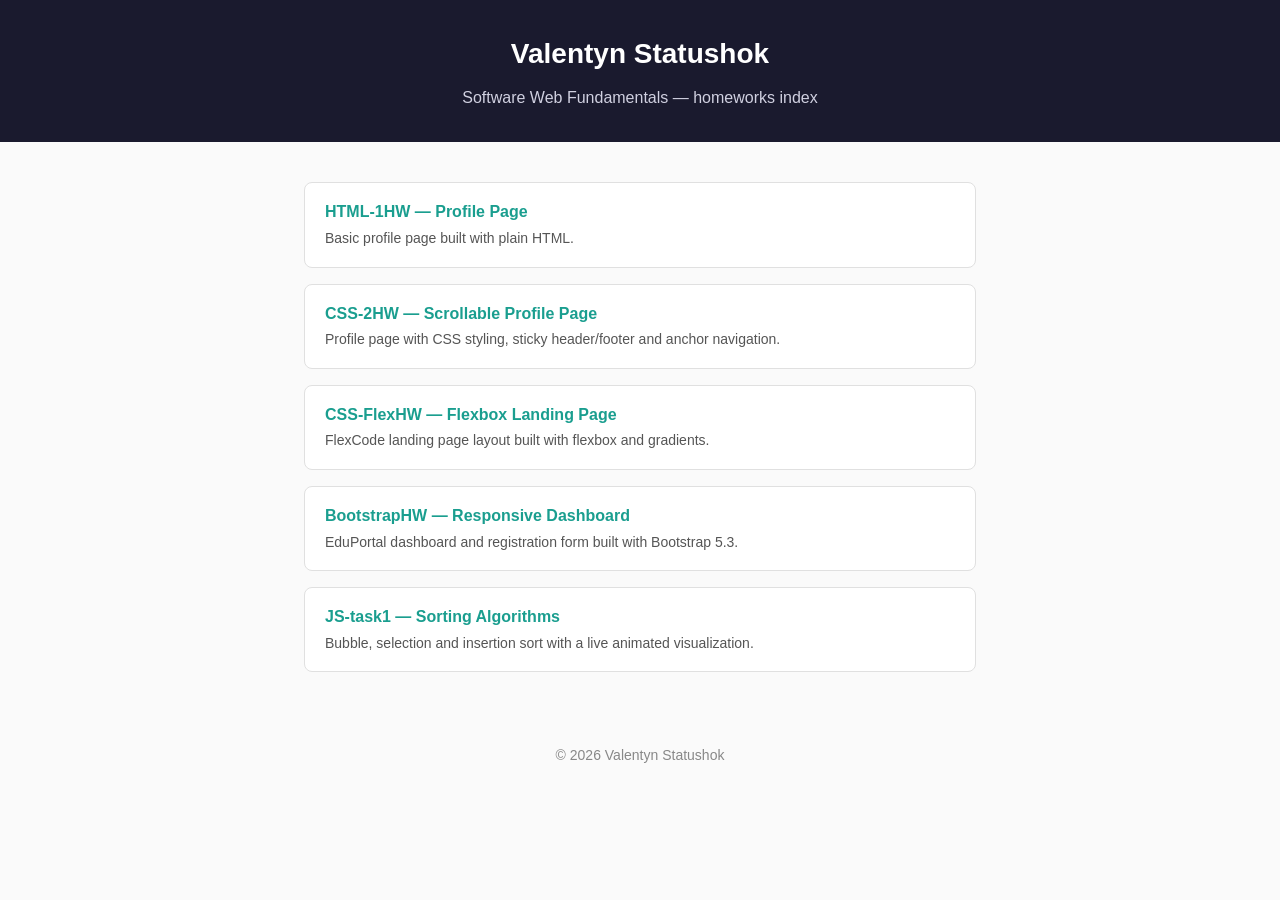
<file: index.html>
<!DOCTYPE html>
<html lang="en">
<head>
    <meta charset="UTF-8">
    <meta name="viewport" content="width=device-width, initial-scale=1.0">
    <title>Valentyn Statushok | Homeworks</title>
    <style>
        * {
            box-sizing: border-box;
            margin: 0;
            padding: 0;
        }

        body {
            font-family: "Segoe UI", Arial, sans-serif;
            background-color: #fafafa;
            color: #2b2b2b;
            line-height: 1.6;
        }

        header {
            background-color: #1a1a2e;
            color: #ffffff;
            padding: 32px 24px;
            text-align: center;
        }

        header h1 {
            font-size: 28px;
        }

        header p {
            color: #d0d0e0;
            margin-top: 8px;
        }

        main {
            max-width: 720px;
            margin: 0 auto;
            padding: 40px 24px;
        }

        .hw-list {
            list-style: none;
        }

        .hw-list__item {
            margin-bottom: 16px;
        }

        .hw-list__link {
            display: block;
            padding: 16px 20px;
            background-color: #ffffff;
            border: 1px solid #e0e0e0;
            border-radius: 8px;
            text-decoration: none;
            color: #2b2b2b;
            transition: border-color 0.2s ease, background-color 0.2s ease;
        }

        .hw-list__link:hover,
        .hw-list__link:focus {
            border-color: #2dd4a8;
            background-color: #f0faf9;
        }

        .hw-list__title {
            font-weight: 700;
            color: #1a9e8f;
        }

        .hw-list__desc {
            font-size: 14px;
            color: #555555;
        }

        footer {
            text-align: center;
            padding: 16px 24px;
            color: #888888;
            font-size: 14px;
        }
    </style>
</head>
<body>

    <header>
        <h1>Valentyn Statushok</h1>
        <p>Software Web Fundamentals &mdash; homeworks index</p>
    </header>

    <main>
        <ul class="hw-list">
            <li class="hw-list__item">
                <a class="hw-list__link" href="profile/index.html">
                    <span class="hw-list__title">HTML-1HW &mdash; Profile Page</span><br>
                    <span class="hw-list__desc">Basic profile page built with plain HTML.</span>
                </a>
            </li>
            <li class="hw-list__item">
                <a class="hw-list__link" href="CSS-2HW/index.html">
                    <span class="hw-list__title">CSS-2HW &mdash; Scrollable Profile Page</span><br>
                    <span class="hw-list__desc">Profile page with CSS styling, sticky header/footer and anchor navigation.</span>
                </a>
            </li>
            <li class="hw-list__item">
                <a class="hw-list__link" href="CSS-FlexHW/index.html">
                    <span class="hw-list__title">CSS-FlexHW &mdash; Flexbox Landing Page</span><br>
                    <span class="hw-list__desc">FlexCode landing page layout built with flexbox and gradients.</span>
                </a>
            </li>
            <li class="hw-list__item">
                <a class="hw-list__link" href="BootstrapHW/index.html">
                    <span class="hw-list__title">BootstrapHW &mdash; Responsive Dashboard</span><br>
                    <span class="hw-list__desc">EduPortal dashboard and registration form built with Bootstrap 5.3.</span>
                </a>
            </li>
            <li class="hw-list__item">
                <a class="hw-list__link" href="JS-task1/index.html">
                    <span class="hw-list__title">JS-task1 &mdash; Sorting Algorithms</span><br>
                    <span class="hw-list__desc">Bubble, selection and insertion sort with a live animated visualization.</span>
                </a>
            </li>
        </ul>
    </main>

    <footer>
        &copy; 2026 Valentyn Statushok
    </footer>

</body>
</html>
</file>
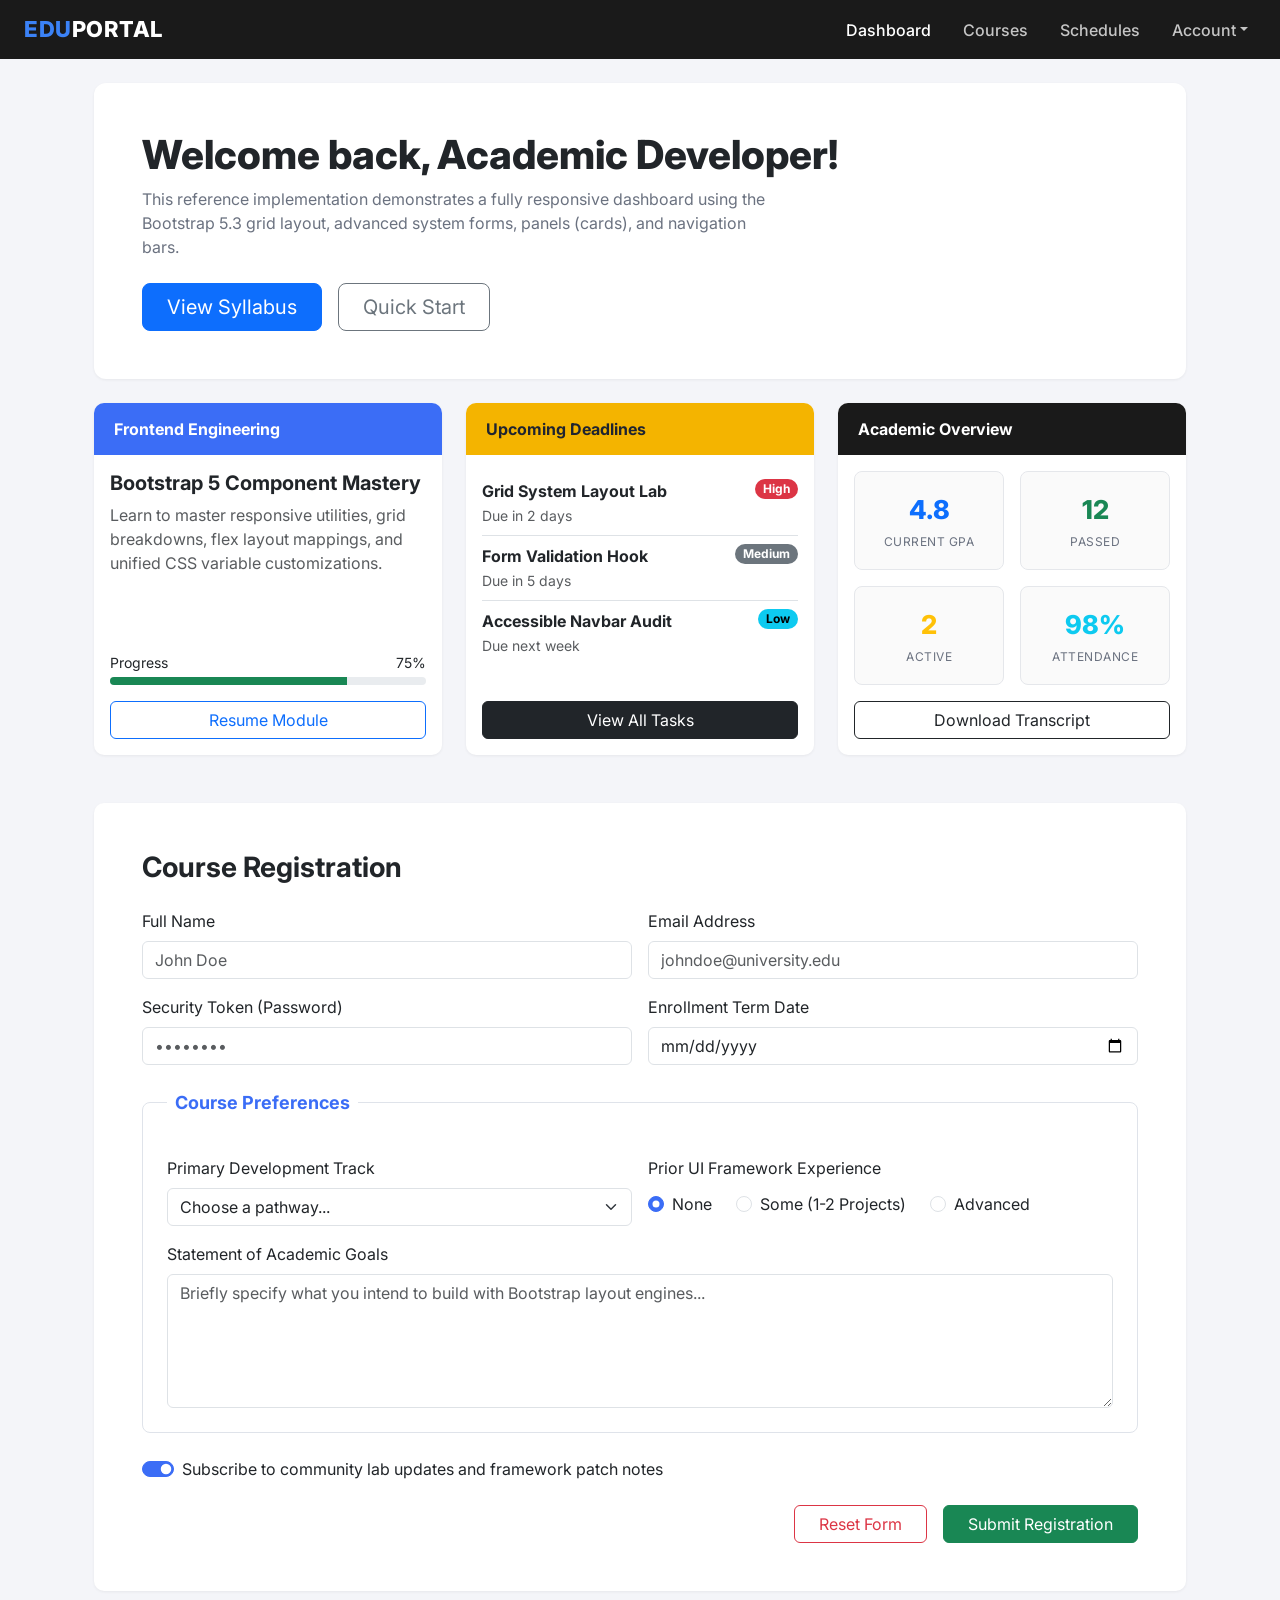
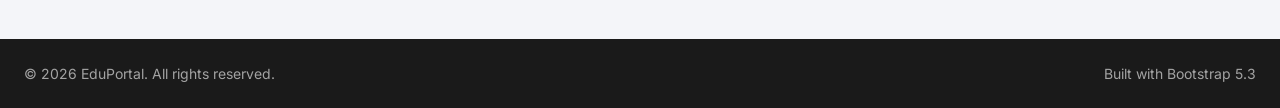
<file: BootstrapHW/index.html>
<!DOCTYPE html>
<html lang="en">
<head>
    <meta charset="UTF-8">
    <meta name="viewport" content="width=device-width, initial-scale=1.0">
    <title>EduPortal | Dashboard</title>

    <link rel="preconnect" href="https://fonts.googleapis.com">
    <link href="https://fonts.googleapis.com/css2?family=Inter:wght@400;500;600;700;800&display=swap" rel="stylesheet">

    <link href="https://cdn.jsdelivr.net/npm/bootstrap@5.3.3/dist/css/bootstrap.min.css" rel="stylesheet">
    <link rel="stylesheet" href="static/css/style.css">
</head>
<body>

    <nav class="navbar navbar-expand-lg navbar-dark eduportal-navbar sticky-top">
        <div class="container-fluid px-4">
            <a class="navbar-brand eduportal-brand" href="#">EDU<span class="eduportal-brand__accent">PORTAL</span></a>
            <button class="navbar-toggler" type="button" data-bs-toggle="collapse" data-bs-target="#mainNav"
                    aria-controls="mainNav" aria-expanded="false" aria-label="Toggle navigation">
                <span class="navbar-toggler-icon"></span>
            </button>
            <div class="collapse navbar-collapse" id="mainNav">
                <ul class="navbar-nav ms-auto align-items-lg-center gap-lg-3">
                    <li class="nav-item"><a class="nav-link active" href="#">Dashboard</a></li>
                    <li class="nav-item"><a class="nav-link" href="#">Courses</a></li>
                    <li class="nav-item"><a class="nav-link" href="#">Schedules</a></li>
                    <li class="nav-item dropdown">
                        <a class="nav-link dropdown-toggle" href="#" id="accountDropdown" role="button"
                           data-bs-toggle="dropdown" aria-expanded="false">Account</a>
                        <ul class="dropdown-menu dropdown-menu-end" aria-labelledby="accountDropdown">
                            <li><a class="dropdown-item" href="#">Profile</a></li>
                            <li><a class="dropdown-item" href="#">Settings</a></li>
                            <li><hr class="dropdown-divider"></li>
                            <li><a class="dropdown-item" href="#">Log Out</a></li>
                        </ul>
                    </li>
                </ul>
            </div>
        </div>
    </nav>

    <main class="eduportal-container px-4">

        <section class="eduportal-hero my-4 p-4 p-md-5">
            <h1 class="eduportal-hero__title">Welcome back, Academic Developer!</h1>
            <p class="eduportal-hero__text">
                This reference implementation demonstrates a fully responsive dashboard using the
                Bootstrap 5.3 grid layout, advanced system forms, panels (cards), and navigation bars.
            </p>
            <div class="d-flex flex-wrap gap-3 mt-4">
                <a href="#registration" class="btn btn-primary btn-lg px-4">View Syllabus</a>
                <a href="#registration" class="btn btn-outline-secondary btn-lg px-4">Quick Start</a>
            </div>
        </section>

        <section class="row g-4 mb-5">

            <div class="col-12 col-md-6 col-lg-4">
                <div class="card eduportal-card h-100">
                    <div class="card-header eduportal-card__header eduportal-card__header--primary">
                        Frontend Engineering
                    </div>
                    <div class="card-body d-flex flex-column">
                        <h5 class="card-title fw-bold">Bootstrap 5 Component Mastery</h5>
                        <p class="card-text text-muted">
                            Learn to master responsive utilities, grid breakdowns, flex layout
                            mappings, and unified CSS variable customizations.
                        </p>
                        <div class="mt-auto">
                            <div class="d-flex justify-content-between small mb-1">
                                <span>Progress</span>
                                <span>75%</span>
                            </div>
                            <div class="progress mb-3" role="progressbar" aria-label="Module progress"
                                 aria-valuenow="75" aria-valuemin="0" aria-valuemax="100" style="height: 8px;">
                                <div class="progress-bar bg-success" style="width: 75%;"></div>
                            </div>
                            <a href="#" class="btn btn-outline-primary w-100">Resume Module</a>
                        </div>
                    </div>
                </div>
            </div>

            <div class="col-12 col-md-6 col-lg-4">
                <div class="card eduportal-card h-100">
                    <div class="card-header eduportal-card__header eduportal-card__header--warning">
                        Upcoming Deadlines
                    </div>
                    <div class="card-body d-flex flex-column">
                        <ul class="list-unstyled flex-grow-1">
                            <li class="d-flex justify-content-between align-items-start py-2 border-bottom">
                                <div>
                                    <p class="fw-bold mb-0">Grid System Layout Lab</p>
                                    <small class="text-muted">Due in 2 days</small>
                                </div>
                                <span class="badge rounded-pill text-bg-danger">High</span>
                            </li>
                            <li class="d-flex justify-content-between align-items-start py-2 border-bottom">
                                <div>
                                    <p class="fw-bold mb-0">Form Validation Hook</p>
                                    <small class="text-muted">Due in 5 days</small>
                                </div>
                                <span class="badge rounded-pill text-bg-secondary">Medium</span>
                            </li>
                            <li class="d-flex justify-content-between align-items-start py-2">
                                <div>
                                    <p class="fw-bold mb-0">Accessible Navbar Audit</p>
                                    <small class="text-muted">Due next week</small>
                                </div>
                                <span class="badge rounded-pill text-bg-info">Low</span>
                            </li>
                        </ul>
                        <a href="#" class="btn btn-dark w-100 mt-3">View All Tasks</a>
                    </div>
                </div>
            </div>

            <div class="col-12 col-lg-4">
                <div class="card eduportal-card h-100">
                    <div class="card-header eduportal-card__header eduportal-card__header--dark">
                        Academic Overview
                    </div>
                    <div class="card-body d-flex flex-column">
                        <div class="row g-3 flex-grow-1">
                            <div class="col-6">
                                <div class="eduportal-stat">
                                    <div class="eduportal-stat__value text-primary">4.8</div>
                                    <div class="eduportal-stat__label">Current GPA</div>
                                </div>
                            </div>
                            <div class="col-6">
                                <div class="eduportal-stat">
                                    <div class="eduportal-stat__value text-success">12</div>
                                    <div class="eduportal-stat__label">Passed</div>
                                </div>
                            </div>
                            <div class="col-6">
                                <div class="eduportal-stat">
                                    <div class="eduportal-stat__value text-warning">2</div>
                                    <div class="eduportal-stat__label">Active</div>
                                </div>
                            </div>
                            <div class="col-6">
                                <div class="eduportal-stat">
                                    <div class="eduportal-stat__value text-info">98%</div>
                                    <div class="eduportal-stat__label">Attendance</div>
                                </div>
                            </div>
                        </div>
                        <a href="#" class="btn btn-outline-dark w-100 mt-3">Download Transcript</a>
                    </div>
                </div>
            </div>

        </section>

        <section id="registration" class="mb-5">
            <div class="card eduportal-card">
                <div class="card-body p-4 p-md-5">
                    <h3 class="fw-bold mb-4">Course Registration</h3>

                    <form novalidate>
                        <div class="row g-3 mb-4">
                            <div class="col-12 col-md-6">
                                <label for="fullName" class="form-label">Full Name</label>
                                <input type="text" class="form-control" id="fullName" placeholder="John Doe">
                            </div>
                            <div class="col-12 col-md-6">
                                <label for="email" class="form-label">Email Address</label>
                                <input type="email" class="form-control" id="email" placeholder="johndoe@university.edu">
                            </div>
                            <div class="col-12 col-md-6">
                                <label for="securityToken" class="form-label">Security Token (Password)</label>
                                <input type="password" class="form-control" id="securityToken" placeholder="••••••••">
                            </div>
                            <div class="col-12 col-md-6">
                                <label for="enrollmentDate" class="form-label">Enrollment Term Date</label>
                                <input type="date" class="form-control" id="enrollmentDate">
                            </div>
                        </div>

                        <fieldset class="eduportal-fieldset p-3 p-md-4 mb-4">
                            <legend class="eduportal-fieldset__legend">Course Preferences</legend>

                            <div class="row g-3">
                                <div class="col-12 col-md-6">
                                    <label for="devTrack" class="form-label">Primary Development Track</label>
                                    <select class="form-select" id="devTrack">
                                        <option selected disabled>Choose a pathway...</option>
                                        <option>Frontend Engineering</option>
                                        <option>Backend Engineering</option>
                                        <option>Full-Stack Development</option>
                                        <option>UI / UX Design</option>
                                    </select>
                                </div>
                                <div class="col-12 col-md-6">
                                    <label class="form-label d-block">Prior UI Framework Experience</label>
                                    <div class="d-flex flex-wrap gap-4 pt-1">
                                        <div class="form-check">
                                            <input class="form-check-input" type="radio" name="uiExperience" id="expNone" checked>
                                            <label class="form-check-label" for="expNone">None</label>
                                        </div>
                                        <div class="form-check">
                                            <input class="form-check-input" type="radio" name="uiExperience" id="expSome">
                                            <label class="form-check-label" for="expSome">Some (1-2 Projects)</label>
                                        </div>
                                        <div class="form-check">
                                            <input class="form-check-input" type="radio" name="uiExperience" id="expAdvanced">
                                            <label class="form-check-label" for="expAdvanced">Advanced</label>
                                        </div>
                                    </div>
                                </div>
                            </div>

                            <div class="mt-3">
                                <label for="goals" class="form-label">Statement of Academic Goals</label>
                                <textarea class="form-control" id="goals" rows="5"
                                          placeholder="Briefly specify what you intend to build with Bootstrap layout engines..."></textarea>
                            </div>
                        </fieldset>

                        <div class="form-check form-switch mb-4">
                            <input class="form-check-input" type="checkbox" role="switch" id="subscribeSwitch" checked>
                            <label class="form-check-label" for="subscribeSwitch">
                                Subscribe to community lab updates and framework patch notes
                            </label>
                        </div>

                        <div class="d-flex flex-wrap justify-content-end gap-3">
                            <button type="reset" class="btn btn-outline-danger px-4">Reset Form</button>
                            <button type="submit" class="btn btn-success px-4">Submit Registration</button>
                        </div>
                    </form>
                </div>
            </div>
        </section>

    </main>

    <footer class="eduportal-footer py-4">
        <div class="container-fluid px-4 d-flex flex-wrap justify-content-between gap-2">
            <span>&copy; 2026 EduPortal. All rights reserved.</span>
            <span>Built with Bootstrap 5.3</span>
        </div>
    </footer>

    <script src="https://cdn.jsdelivr.net/npm/bootstrap@5.3.3/dist/js/bootstrap.bundle.min.js"></script>
</body>
</html>
</file>
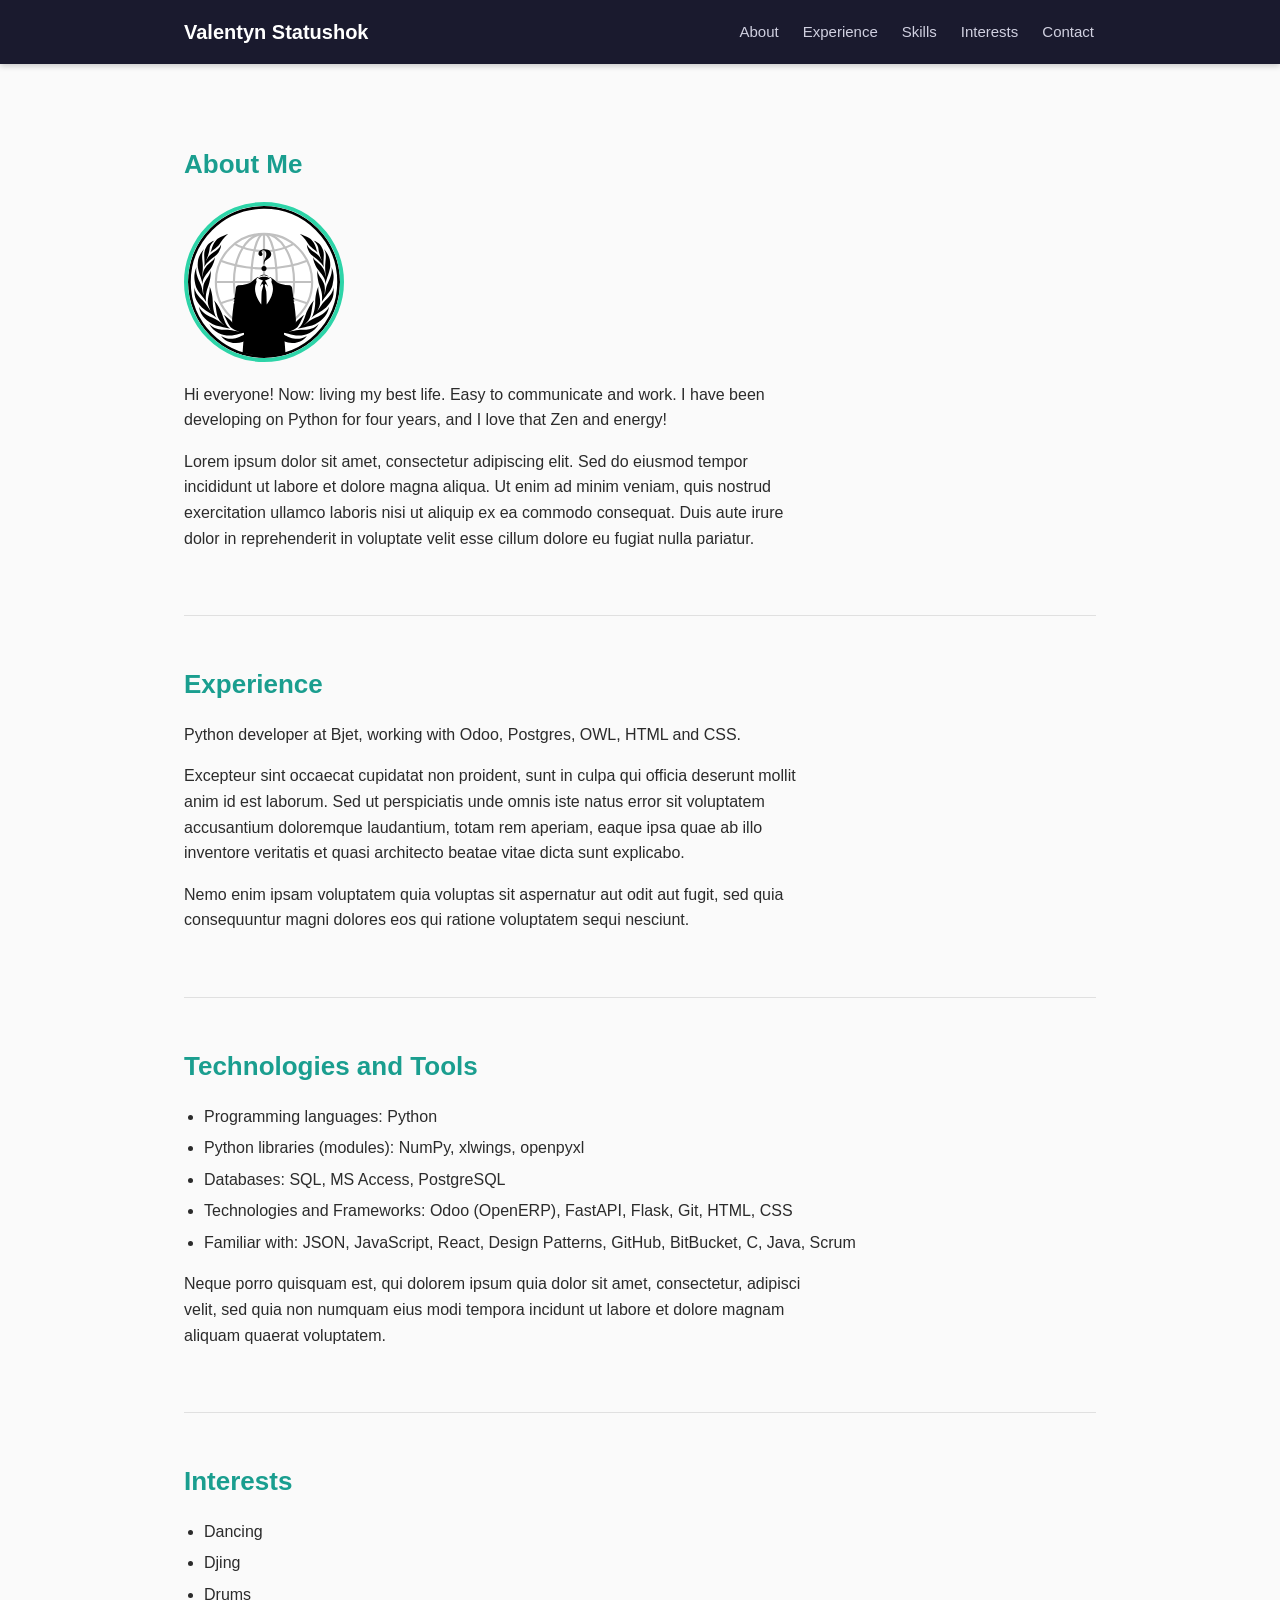
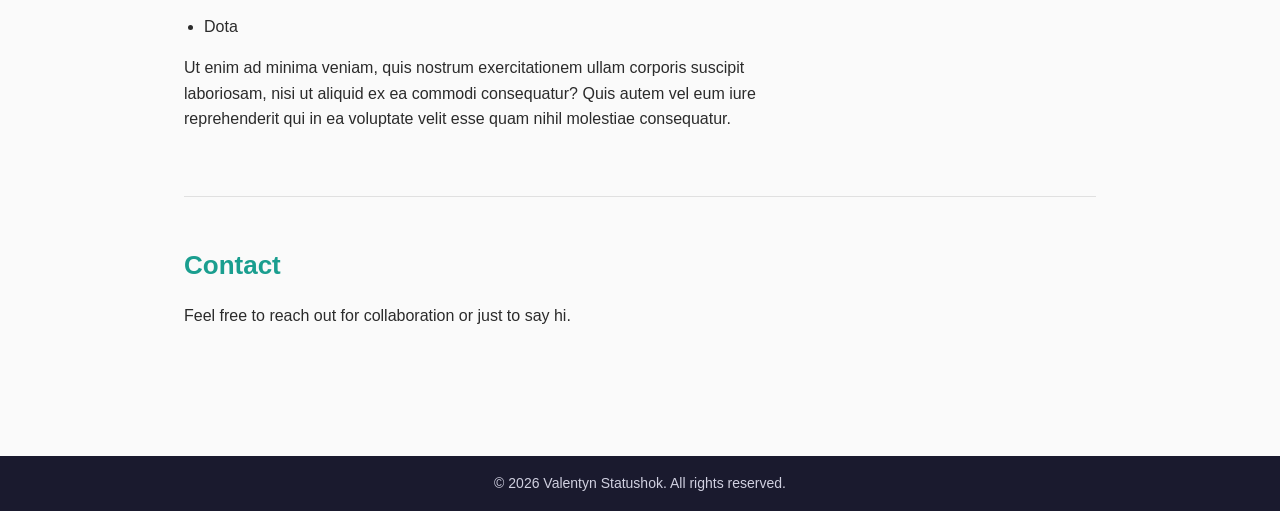
<file: CSS-2HW/index.html>
<!DOCTYPE html>
<html lang="en">
<head>
    <meta charset="UTF-8">
    <meta name="viewport" content="width=device-width, initial-scale=1.0">
    <title>About Me | CSS-2HW</title>
    <link rel="stylesheet" href="static/css/style.css">
</head>
<body>

    <header id="page-header" class="site-header">
        <div class="site-header__inner">
            <span class="site-header__logo">Valentyn Statushok</span>
            <nav class="site-nav" aria-label="Section navigation">
                <ul class="site-nav__list">
                    <li class="site-nav__item"><a class="site-nav__link" href="#about">About</a></li>
                    <li class="site-nav__item"><a class="site-nav__link" href="#experience">Experience</a></li>
                    <li class="site-nav__item"><a class="site-nav__link" href="#skills">Skills</a></li>
                    <li class="site-nav__item"><a class="site-nav__link" href="#interests">Interests</a></li>
                    <li class="site-nav__item"><a class="site-nav__link" href="#contact">Contact</a></li>
                </ul>
            </nav>
        </div>
    </header>

    <main id="page-content" class="site-content">

        <section id="about" class="section">
            <h2 class="section__title">About Me</h2>
            <img class="section__photo" src="static/img/Anonymous_emblem.svg" alt="Valentyn Statushok">
            <p class="section__text">
                Hi everyone! Now: living my best life. Easy to communicate and work.
                I have been developing on Python for four years, and I love that Zen and energy!
            </p>
            <p class="section__text">
                Lorem ipsum dolor sit amet, consectetur adipiscing elit. Sed do eiusmod tempor
                incididunt ut labore et dolore magna aliqua. Ut enim ad minim veniam, quis nostrud
                exercitation ullamco laboris nisi ut aliquip ex ea commodo consequat. Duis aute
                irure dolor in reprehenderit in voluptate velit esse cillum dolore eu fugiat nulla
                pariatur.
            </p>
        </section>

        <section id="experience" class="section">
            <h2 class="section__title">Experience</h2>
            <p class="section__text">
                Python developer at Bjet, working with Odoo, Postgres, OWL, HTML and CSS.
            </p>
            <p class="section__text">
                Excepteur sint occaecat cupidatat non proident, sunt in culpa qui officia deserunt
                mollit anim id est laborum. Sed ut perspiciatis unde omnis iste natus error sit
                voluptatem accusantium doloremque laudantium, totam rem aperiam, eaque ipsa quae ab
                illo inventore veritatis et quasi architecto beatae vitae dicta sunt explicabo.
            </p>
            <p class="section__text">
                Nemo enim ipsam voluptatem quia voluptas sit aspernatur aut odit aut fugit, sed
                quia consequuntur magni dolores eos qui ratione voluptatem sequi nesciunt.
            </p>
        </section>

        <section id="skills" class="section">
            <h2 class="section__title">Technologies and Tools</h2>
            <ul class="section__list">
                <li>Programming languages: Python</li>
                <li>Python libraries (modules): NumPy, xlwings, openpyxl</li>
                <li>Databases: SQL, MS Access, PostgreSQL</li>
                <li>Technologies and Frameworks: Odoo (OpenERP), FastAPI, Flask, Git, HTML, CSS</li>
                <li>Familiar with: JSON, JavaScript, React, Design Patterns, GitHub, BitBucket, C, Java, Scrum</li>
            </ul>
            <p class="section__text">
                Neque porro quisquam est, qui dolorem ipsum quia dolor sit amet, consectetur,
                adipisci velit, sed quia non numquam eius modi tempora incidunt ut labore et
                dolore magnam aliquam quaerat voluptatem.
            </p>
        </section>

        <section id="interests" class="section">
            <h2 class="section__title">Interests</h2>
            <ul class="section__list">
                <li>Dancing</li>
                <li>Djing</li>
                <li>Drums</li>
                <li>Dota</li>
            </ul>
            <p class="section__text">
                Ut enim ad minima veniam, quis nostrum exercitationem ullam corporis suscipit
                laboriosam, nisi ut aliquid ex ea commodi consequatur? Quis autem vel eum iure
                reprehenderit qui in ea voluptate velit esse quam nihil molestiae consequatur.
            </p>
        </section>

        <section id="contact" class="section">
            <h2 class="section__title">Contact</h2>
            <p class="section__text">
                Feel free to reach out for collaboration or just to say hi.
            </p>
        </section>

    </main>

    <footer id="page-footer" class="site-footer">
        <p class="site-footer__text">&copy; 2026 Valentyn Statushok. All rights reserved.</p>
    </footer>

</body>
</html>
</file>
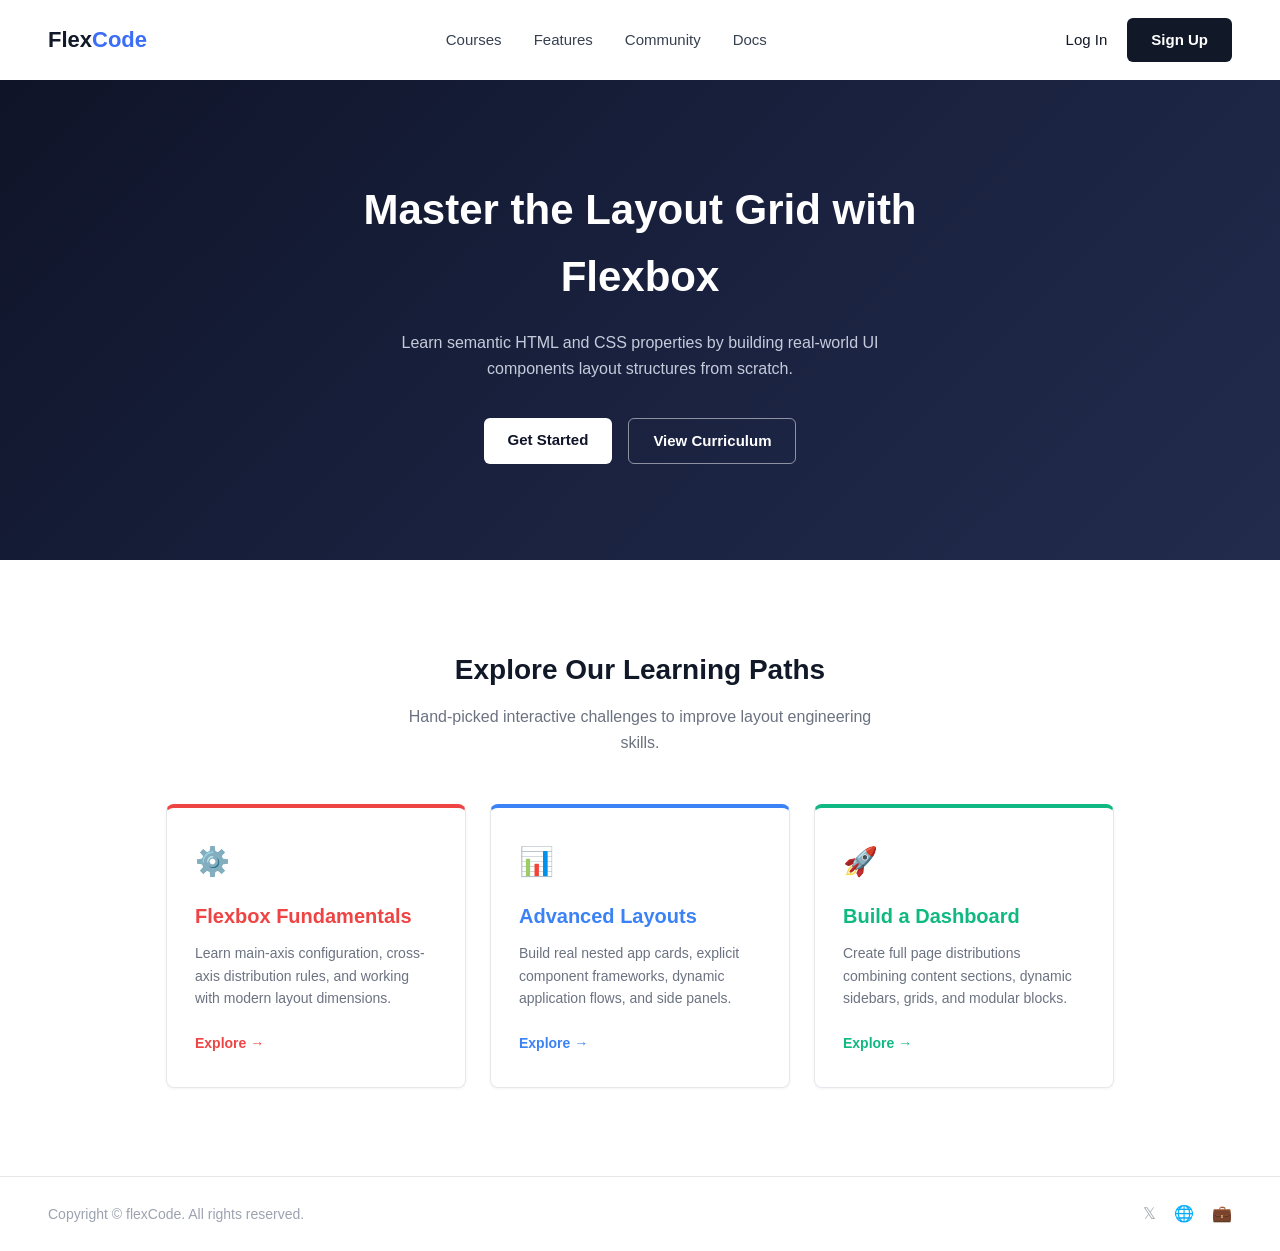
<file: CSS-FlexHW/index.html>
<!DOCTYPE html>
<html lang="en">
<head>
    <meta charset="UTF-8">
    <meta name="viewport" content="width=device-width, initial-scale=1.0">
    <title>FlexCode | Master the Layout Grid with Flexbox</title>
    <link rel="stylesheet" href="static/css/style.css">
</head>
<body>

    <header class="navbar">
        <div class="navbar__brand">Flex<span class="navbar__brand-accent">Code</span></div>
        <nav class="navbar__nav" aria-label="Main navigation">
            <ul class="navbar__links">
                <li><a href="#" class="navbar__link">Courses</a></li>
                <li><a href="#" class="navbar__link">Features</a></li>
                <li><a href="#" class="navbar__link">Community</a></li>
                <li><a href="#" class="navbar__link">Docs</a></li>
            </ul>
        </nav>
        <div class="navbar__actions">
            <a href="#" class="navbar__login">Log In</a>
            <a href="#" class="btn btn--signup">Sign Up</a>
        </div>
    </header>

    <section class="hero">
        <h1 class="hero__title">Master the Layout Grid with Flexbox</h1>
        <p class="hero__subtitle">
            Learn semantic HTML and CSS properties by building real-world UI components
            layout structures from scratch.
        </p>
        <div class="hero__actions">
            <a href="#" class="btn btn--primary">Get Started</a>
            <a href="#" class="btn btn--outline">View Curriculum</a>
        </div>
    </section>

    <section class="paths">
        <h2 class="paths__title">Explore Our Learning Paths</h2>
        <p class="paths__subtitle">
            Hand-picked interactive challenges to improve layout engineering skills.
        </p>

        <div class="cards">
            <article class="card card--red">
                <div class="card__icon card__icon--spin">⚙️</div>
                <h3 class="card__title">Flexbox Fundamentals</h3>
                <p class="card__text">
                    Learn main-axis configuration, cross-axis distribution rules, and
                    working with modern layout dimensions.
                </p>
                <a href="#" class="card__link">Explore →</a>
            </article>

            <article class="card card--blue">
                <div class="card__icon">📊</div>
                <h3 class="card__title">Advanced Layouts</h3>
                <p class="card__text">
                    Build real nested app cards, explicit component frameworks, dynamic
                    application flows, and side panels.
                </p>
                <a href="#" class="card__link">Explore →</a>
            </article>

            <article class="card card--green">
                <div class="card__icon">🚀</div>
                <h3 class="card__title">Build a Dashboard</h3>
                <p class="card__text">
                    Create full page distributions combining content sections, dynamic
                    sidebars, grids, and modular blocks.
                </p>
                <a href="#" class="card__link">Explore →</a>
            </article>
        </div>
    </section>

    <footer class="site-footer">
        <p class="site-footer__copy">Copyright &copy; flexCode. All rights reserved.</p>
        <div class="site-footer__socials">
            <a href="#" class="site-footer__icon" aria-label="X (Twitter)">𝕏</a>
            <a href="#" class="site-footer__icon" aria-label="Website">🌐</a>
            <a href="#" class="site-footer__icon" aria-label="GitHub">💼</a>
        </div>
    </footer>

</body>
</html>
</file>
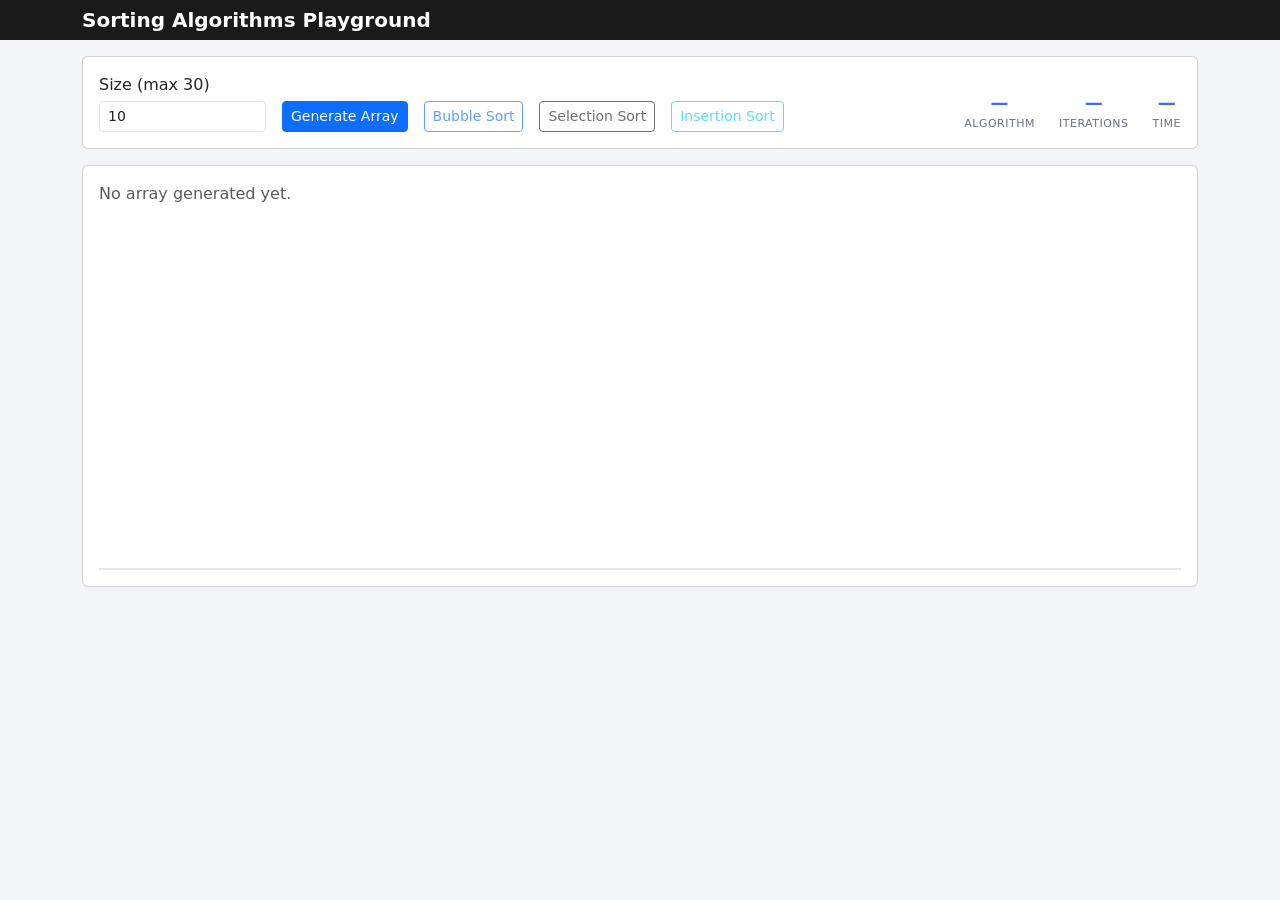
<file: JS-task1/index.html>
<!DOCTYPE html>
<html lang="en">
<head>
    <meta charset="UTF-8">
    <meta name="viewport" content="width=device-width, initial-scale=1.0">
    <title>JS-task1 | Sorting Algorithms</title>

    <link href="https://cdn.jsdelivr.net/npm/bootstrap@5.3.3/dist/css/bootstrap.min.css" rel="stylesheet">
    <link rel="stylesheet" href="static/css/style.css">
</head>
<body>

    <header class="app-header py-2 mb-3">
        <div class="container">
            <h1 class="h5 fw-bold mb-0">Sorting Algorithms Playground</h1>
        </div>
    </header>

    <main class="container pb-4">

        <div class="card mb-3">
            <div class="card-body py-3">
                <div class="row g-3 align-items-end">
                    <div class="col-6 col-sm-3 col-md-2">
                        <label for="arraySize" class="form-label mb-1">Size (max 30)</label>
                        <input type="number" class="form-control form-control-sm" id="arraySize" value="10" min="2" max="30">
                    </div>
                    <div class="col-auto">
                        <button type="button" id="generateBtn" class="btn btn-primary btn-sm">Generate Array</button>
                    </div>
                    <div class="col-auto">
                        <button type="button" class="btn btn-outline-primary btn-sm js-sort-btn" data-algorithm="bubbleSort">Bubble Sort</button>
                    </div>
                    <div class="col-auto">
                        <button type="button" class="btn btn-outline-dark btn-sm js-sort-btn" data-algorithm="selectionSort">Selection Sort</button>
                    </div>
                    <div class="col-auto">
                        <button type="button" class="btn btn-outline-info btn-sm js-sort-btn" data-algorithm="insertionSort">Insertion Sort</button>
                    </div>

                    <div class="col-auto ms-sm-auto">
                        <div class="d-flex gap-4">
                            <div class="text-center">
                                <div class="stat-box__value" id="statAlgorithm">—</div>
                                <div class="stat-box__label">Algorithm</div>
                            </div>
                            <div class="text-center">
                                <div class="stat-box__value" id="statIterations">—</div>
                                <div class="stat-box__label">Iterations</div>
                            </div>
                            <div class="text-center">
                                <div class="stat-box__value" id="statTime">—</div>
                                <div class="stat-box__label">Time</div>
                            </div>
                        </div>
                    </div>
                </div>
            </div>
        </div>

        <div class="card">
            <div class="card-body">
                <p id="emptyStateText" class="text-muted mb-0">No array generated yet.</p>
                <div id="chartContainer" class="bar-chart"></div>
            </div>
        </div>

    </main>

    <script src="static/js/sorts.js"></script>
    <script src="static/js/app.js"></script>
</body>
</html>
</file>
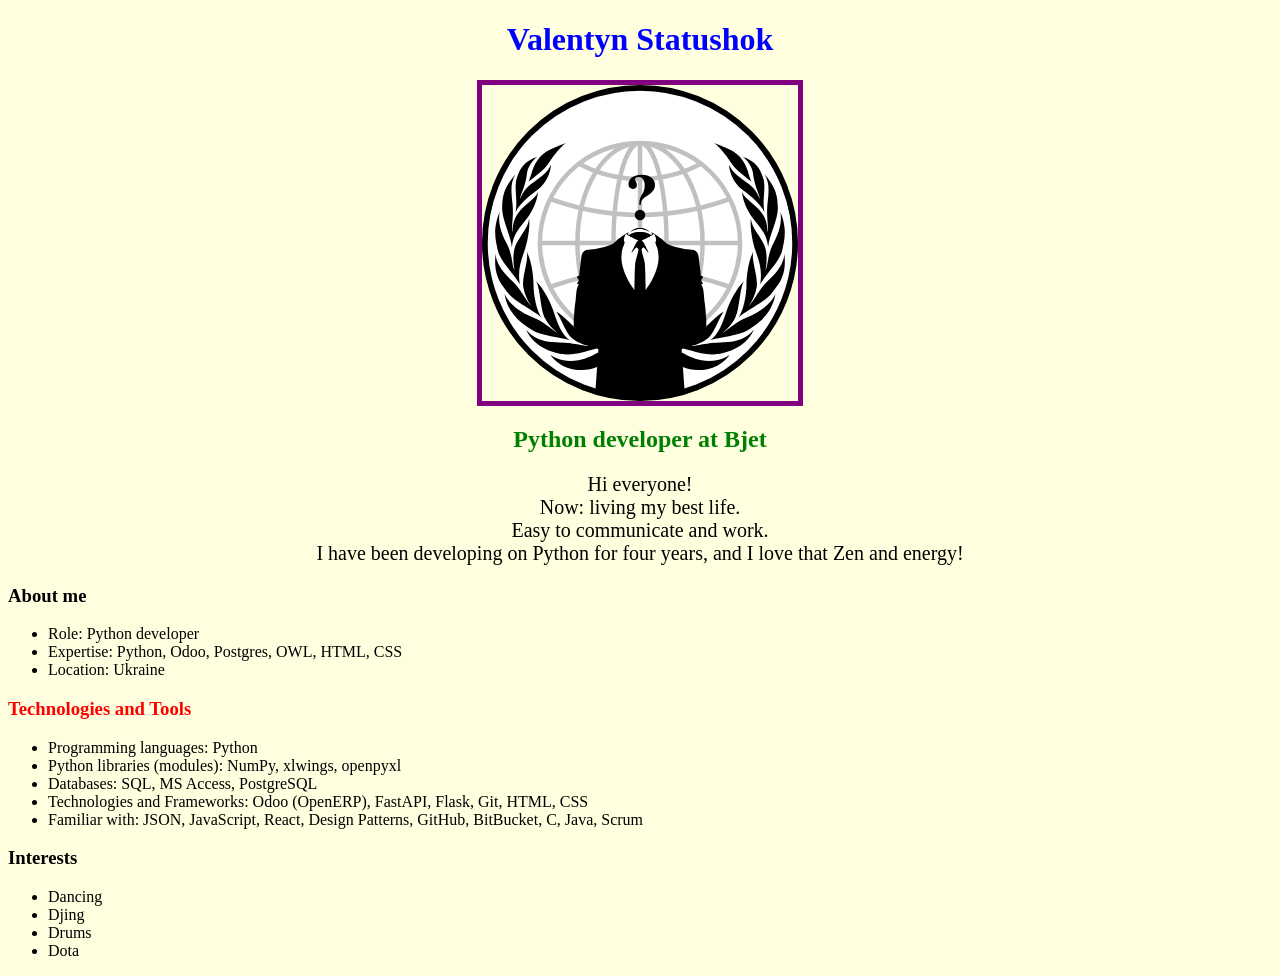
<file: profile/index.html>
<!DOCTYPE html>
<html lang="en">
<head>
    <meta charset="UTF-8">
    <title>L1nk3rino</title>
</head>
<body style="background-color: #ffffe0;">
<h1 style="color: blue; text-align: center;">Valentyn Statushok</h1>
<img src="static/img/Anonymous_emblem.svg" alt="Valentyn"
     style="display: block; margin-left: auto; margin-right: auto; border: 5px solid purple;">
<h2 style="color: green; text-align: center;">Python developer at Bjet</h2>

<p style="font-size: 20px; text-align: center;">
    Hi everyone!<br>
    Now: living my best life.<br>
    Easy to communicate and work.<br>
    I have been developing on Python for four years, and I love that Zen and energy!
</p>

<h3>About me</h3>
<ul>
    <li>Role: Python developer</li>
    <li>Expertise: Python, Odoo, Postgres, OWL, HTML, CSS</li>
    <li>Location: Ukraine</li>
</ul>

<h3 style="color: red;">Technologies and Tools</h3>
<ul>
    <li>Programming languages: Python</li>
    <li>Python libraries (modules): NumPy, xlwings, openpyxl</li>
    <li>Databases: SQL, MS Access, PostgreSQL</li>
    <li>Technologies and Frameworks: Odoo (OpenERP), FastAPI, Flask, Git, HTML, CSS</li>
    <li>Familiar with: JSON, JavaScript, React, Design Patterns, GitHub, BitBucket, C, Java, Scrum</li>
</ul>

<h3>Interests</h3>
<ul>
    <li>Dancing</li>
    <li>Djing</li>
    <li>Drums</li>
    <li>Dota</li>
</ul>
</body>
</html>
</file>
<file: BootstrapHW/static/css/style.css>
body {
    font-family: "Inter", "Segoe UI", Arial, sans-serif;
    background-color: #f4f5f9;
}

.eduportal-container {
    max-width: 1140px;
    margin: 0 auto;
}

.eduportal-navbar {
    background-color: #1a1a1a;
}

.eduportal-brand {
    font-weight: 800;
    font-size: 22px;
    letter-spacing: 0.5px;
    color: #3b82f6;
}

.eduportal-brand__accent {
    color: #ffffff;
}

.eduportal-navbar .nav-link {
    color: rgba(255, 255, 255, 0.75);
    font-weight: 500;
    transition: color 0.15s ease;
}

.eduportal-navbar .nav-link:hover,
.eduportal-navbar .nav-link.active {
    color: #ffffff;
}

.eduportal-hero {
    background-color: #ffffff;
    border-radius: 12px;
    box-shadow: 0 1px 3px rgba(0, 0, 0, 0.06);
}

.eduportal-hero__title {
    font-weight: 800;
    font-size: clamp(28px, 4vw, 40px);
}

.eduportal-hero__text {
    color: #6b7280;
    max-width: 640px;
}

.eduportal-card {
    border: none;
    border-radius: 10px;
    overflow: hidden;
    box-shadow: 0 1px 3px rgba(0, 0, 0, 0.06);
    transition: box-shadow 0.2s ease, transform 0.2s ease;
}

.eduportal-card:hover {
    box-shadow: 0 8px 20px rgba(0, 0, 0, 0.08);
}

.eduportal-card__header {
    font-weight: 700;
    border: none;
    padding: 14px 20px;
}

.eduportal-card__header--primary {
    background-color: #3b6df6;
    color: #ffffff;
}

.eduportal-card__header--warning {
    background-color: #f4b400;
    color: #1f2430;
}

.eduportal-card__header--dark {
    background-color: #1a1a1a;
    color: #ffffff;
}

.eduportal-stat {
    height: 100%;
    text-align: center;
    border: 1px solid #e5e7eb;
    border-radius: 8px;
    padding: 18px 8px;
    background-color: #fafafa;
}

.eduportal-stat__value {
    font-size: 26px;
    font-weight: 800;
}

.eduportal-stat__label {
    font-size: 12px;
    letter-spacing: 0.5px;
    text-transform: uppercase;
    color: #6b7280;
    margin-top: 4px;
}

.eduportal-fieldset {
    border: 1px solid #dfe3ea;
    border-radius: 8px;
}

.eduportal-fieldset__legend {
    float: none;
    width: auto;
    font-size: 18px;
    font-weight: 700;
    color: #3b6df6;
    padding: 0 8px;
    margin-bottom: 1rem;
}

.form-check-input:checked {
    background-color: #3b6df6;
    border-color: #3b6df6;
}

.eduportal-footer {
    background-color: #1a1a1a;
    color: rgba(255, 255, 255, 0.6);
    font-size: 14px;
}
</file>
<file: CSS-2HW/static/css/style.css>
* {
    box-sizing: border-box;
    margin: 0;
    padding: 0;
}

html {
    scroll-behavior: smooth;
}

body {
    display: flex;
    flex-direction: column;
    min-height: 100vh;
    font-family: "Segoe UI", Arial, sans-serif;
    color: #2b2b2b;
    background-color: #fafafa;
    line-height: 1.6;
}

/* Header */
.site-header {
    position: sticky;
    top: 0;
    z-index: 10;
    background-color: #1a1a2e;
    color: #ffffff;
    box-shadow: 0 2px 6px rgba(0, 0, 0, 0.2);
}

.site-header__inner {
    max-width: 960px;
    margin: 0 auto;
    padding: 16px 24px;
    display: flex;
    align-items: center;
    justify-content: space-between;
    flex-wrap: wrap;
    gap: 12px;
}

.site-header__logo {
    font-size: 20px;
    font-weight: 700;
}

.site-nav__list {
    list-style: none;
    display: flex;
    gap: 20px;
    flex-wrap: wrap;
}

.site-nav__link {
    color: #d0d0e0;
    text-decoration: none;
    font-size: 15px;
    padding: 4px 2px;
    border-bottom: 2px solid transparent;
    transition: color 0.2s ease, border-color 0.2s ease;
}

.site-nav__link:hover,
.site-nav__link:focus {
    color: #2dd4a8;
    border-bottom-color: #2dd4a8;
}

/* Content */
.site-content {
    flex: 1 0 auto;
    max-width: 960px;
    width: 100%;
    margin: 0 auto;
    padding: 32px 24px 64px;
}

.section {
    padding: 48px 0;
    border-bottom: 1px solid #e0e0e0;
    scroll-margin-top: 80px;
}

.section:last-child {
    border-bottom: none;
}

.section__title {
    font-size: 26px;
    color: #1a9e8f;
    margin-bottom: 16px;
}

.section__text {
    margin-bottom: 16px;
    max-width: 70ch;
}

.section__photo {
    display: block;
    width: 160px;
    height: 160px;
    border-radius: 50%;
    border: 4px solid #2dd4a8;
    margin-bottom: 20px;
}

.section__list {
    list-style: disc;
    margin: 0 0 16px 20px;
}

.section__list li {
    margin-bottom: 6px;
}

/* Footer */
.site-footer {
    flex-shrink: 0;
    background-color: #1a1a2e;
    color: #d0d0e0;
    text-align: center;
    padding: 16px 24px;
}

.site-footer__text {
    font-size: 14px;
}
</file>
<file: CSS-FlexHW/static/css/style.css>
* {
    box-sizing: border-box;
    margin: 0;
    padding: 0;
}

body {
    font-family: "Segoe UI", Arial, sans-serif;
    color: #1f2430;
    background-color: #ffffff;
    line-height: 1.6;
}

a {
    text-decoration: none;
    color: inherit;
}

/* Navbar */
.navbar {
    display: flex;
    align-items: center;
    justify-content: space-between;
    padding: 18px 48px;
    box-shadow: 0 1px 4px rgba(0, 0, 0, 0.08);
    flex-wrap: wrap;
    gap: 16px;
}

.navbar__brand {
    font-size: 22px;
    font-weight: 700;
    color: #111827;
}

.navbar__brand-accent {
    color: #3b6df6;
}

.navbar__links {
    list-style: none;
    display: flex;
    gap: 32px;
}

.navbar__link {
    font-size: 15px;
    color: #374151;
    transition: color 0.2s ease;
}

.navbar__link:hover {
    color: #3b6df6;
}

.navbar__actions {
    display: flex;
    align-items: center;
    gap: 20px;
}

.navbar__login {
    font-size: 15px;
    color: #111827;
    transition: color 0.2s ease;
}

.navbar__login:hover {
    color: #3b6df6;
}

/* Buttons */
.btn {
    display: inline-block;
    padding: 10px 24px;
    border-radius: 6px;
    font-weight: 600;
    font-size: 15px;
    transition: transform 0.15s ease, background-color 0.2s ease, color 0.2s ease;
}

.btn--signup {
    background-color: #111827;
    color: #ffffff;
}

.btn--signup:hover {
    background-color: #2b3546;
}

.btn--primary {
    background-color: #ffffff;
    color: #0f1428;
}

.btn--primary:hover {
    transform: translateY(-2px);
}

.btn--outline {
    background-color: transparent;
    color: #ffffff;
    border: 1px solid rgba(255, 255, 255, 0.5);
}

.btn--outline:hover {
    background-color: rgba(255, 255, 255, 0.1);
}

/* Hero */
.hero {
    display: flex;
    flex-direction: column;
    align-items: center;
    text-align: center;
    padding: 96px 24px;
    background: linear-gradient(135deg, #0f1428 0%, #1a2240 55%, #232b4d 100%);
}

.hero__title {
    color: #ffffff;
    font-size: 42px;
    font-weight: 700;
    max-width: 720px;
}

.hero__subtitle {
    color: #c6cbdb;
    font-size: 16px;
    max-width: 560px;
    margin-top: 20px;
}

.hero__actions {
    display: flex;
    gap: 16px;
    margin-top: 36px;
    flex-wrap: wrap;
    justify-content: center;
}

/* Learning paths */
.paths {
    display: flex;
    flex-direction: column;
    align-items: center;
    text-align: center;
    padding: 88px 24px;
}

.paths__title {
    font-size: 28px;
    font-weight: 700;
    color: #111827;
}

.paths__subtitle {
    color: #6b7280;
    max-width: 480px;
    margin-top: 12px;
}

.cards {
    display: flex;
    flex-wrap: wrap;
    justify-content: center;
    gap: 24px;
    margin-top: 48px;
}

.card {
    background-color: #ffffff;
    border: 1px solid #e5e7eb;
    border-top: 4px solid transparent;
    border-radius: 8px;
    padding: 32px 28px;
    width: 300px;
    text-align: left;
    box-shadow: 0 1px 3px rgba(0, 0, 0, 0.05);
    transition: transform 0.2s ease, box-shadow 0.2s ease;
}

.card:hover {
    transform: translateY(-4px);
    box-shadow: 0 8px 20px rgba(0, 0, 0, 0.08);
}

.card--red {
    border-top-color: #ef4444;
}

.card--blue {
    border-top-color: #3b82f6;
}

.card--green {
    border-top-color: #10b981;
}

.card__icon {
    font-size: 28px;
    margin-bottom: 16px;
}

.card__icon--spin {
    display: inline-block;
    animation: spin 4s linear infinite;
}

.card:hover .card__icon--spin {
    animation-duration: 1s;
}

@keyframes spin {
    from {
        transform: rotate(0deg);
    }

    to {
        transform: rotate(360deg);
    }
}

.card__title {
    font-size: 20px;
    font-weight: 700;
    margin-bottom: 10px;
}

.card--red .card__title,
.card--red .card__link {
    color: #ef4444;
}

.card--blue .card__title,
.card--blue .card__link {
    color: #3b82f6;
}

.card--green .card__title,
.card--green .card__link {
    color: #10b981;
}

.card__text {
    color: #6b7280;
    font-size: 14px;
    margin-bottom: 20px;
}

.card__link {
    font-weight: 600;
    font-size: 14px;
    display: inline-block;
    transition: transform 0.15s ease;
}

.card__link:hover {
    transform: translateX(4px);
}

/* Footer */
.site-footer {
    display: flex;
    align-items: center;
    justify-content: space-between;
    flex-wrap: wrap;
    gap: 12px;
    padding: 24px 48px;
    border-top: 1px solid #e5e7eb;
    color: #9ca3af;
    font-size: 14px;
}

.site-footer__socials {
    display: flex;
    gap: 18px;
    font-size: 16px;
}

.site-footer__icon {
    color: #9ca3af;
    transition: color 0.2s ease;
}

.site-footer__icon:hover {
    color: #3b6df6;
}

/* Responsive */
@media (max-width: 720px) {
    .navbar__links {
        display: none;
    }

    .hero__title {
        font-size: 32px;
    }
}
</file>
<file: JS-task1/static/css/style.css>
body {
    background-color: #f4f5f9;
}

.app-header {
    background-color: #1a1a1a;
    color: #ffffff;
}

.stat-box__value {
    font-size: 18px;
    font-weight: 800;
    color: #3b6df6;
}

.stat-box__label {
    font-size: 11px;
    letter-spacing: 0.5px;
    text-transform: uppercase;
    color: #6b7280;
}

.bar-chart {
    display: flex;
    align-items: flex-end;
    gap: 4px;
    height: 340px;
    margin-top: 24px;
    padding: 0 4px;
    border-bottom: 2px solid #e5e7eb;
}

.sort-bar {
    position: relative;
    flex: 1 1 0;
    min-width: 6px;
    background-color: #3b6df6;
    border-radius: 4px 4px 0 0;
    transition: height 0.12s ease, background-color 0.12s ease;
}

.sort-bar--comparing {
    background-color: #f4b400;
}

.sort-bar--swapped {
    background-color: #ef4444;
}

.sort-bar--done {
    background-color: #10b981;
}

.sort-bar__value {
    position: absolute;
    top: -20px;
    left: 50%;
    transform: translateX(-50%);
    font-size: 11px;
    color: #374151;
    white-space: nowrap;
}
</file>
